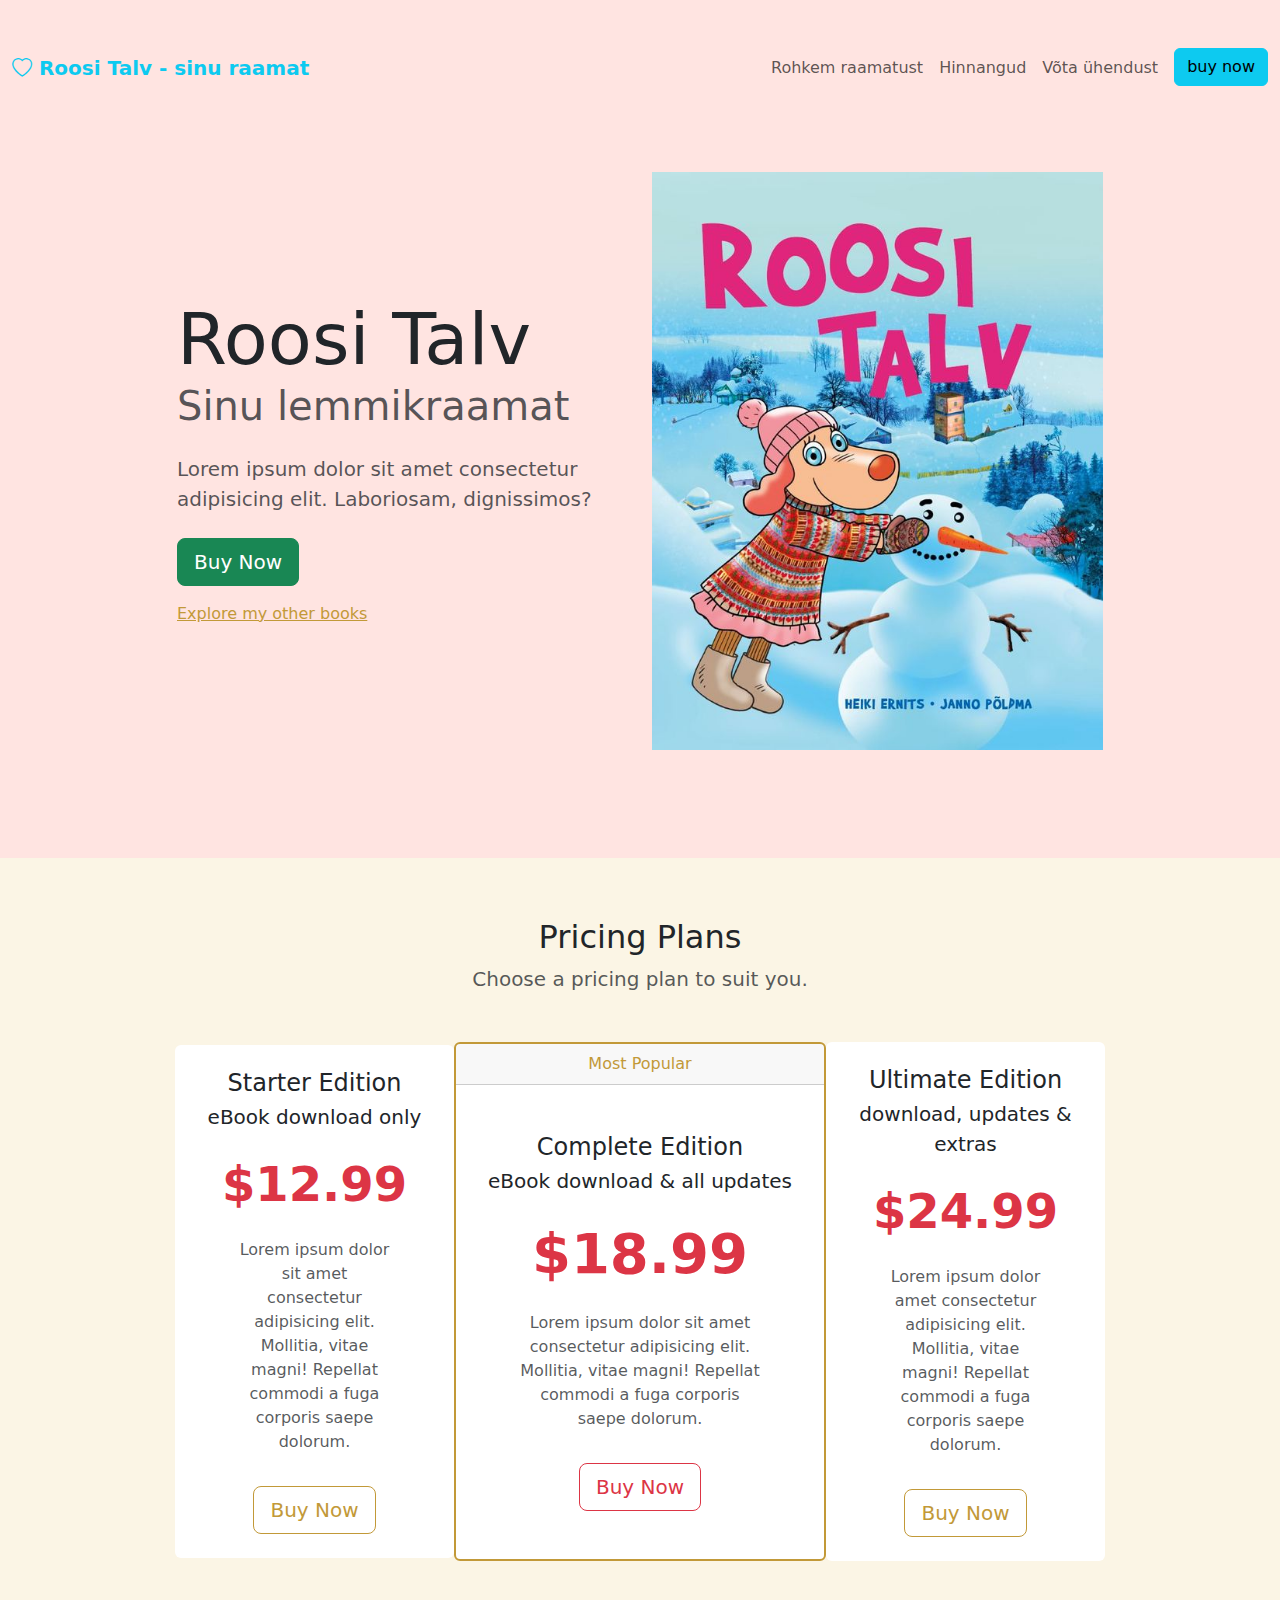
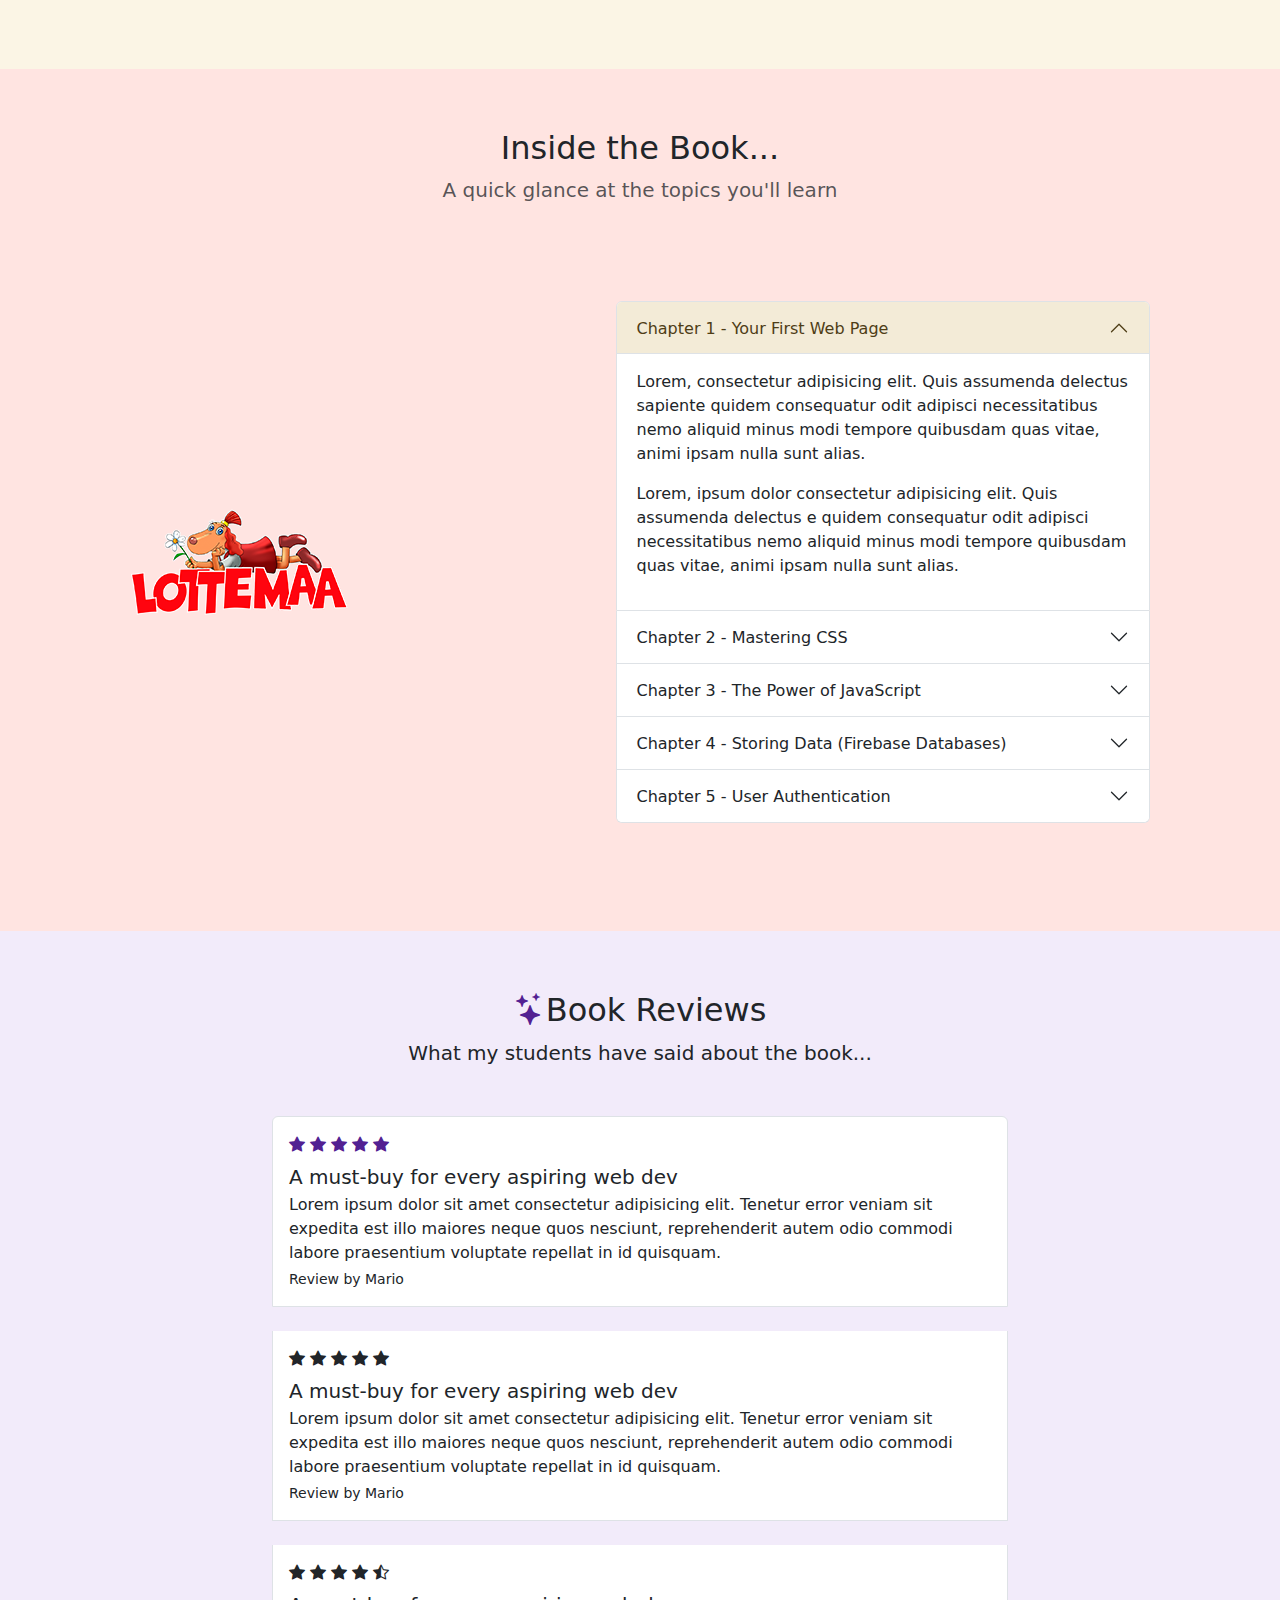
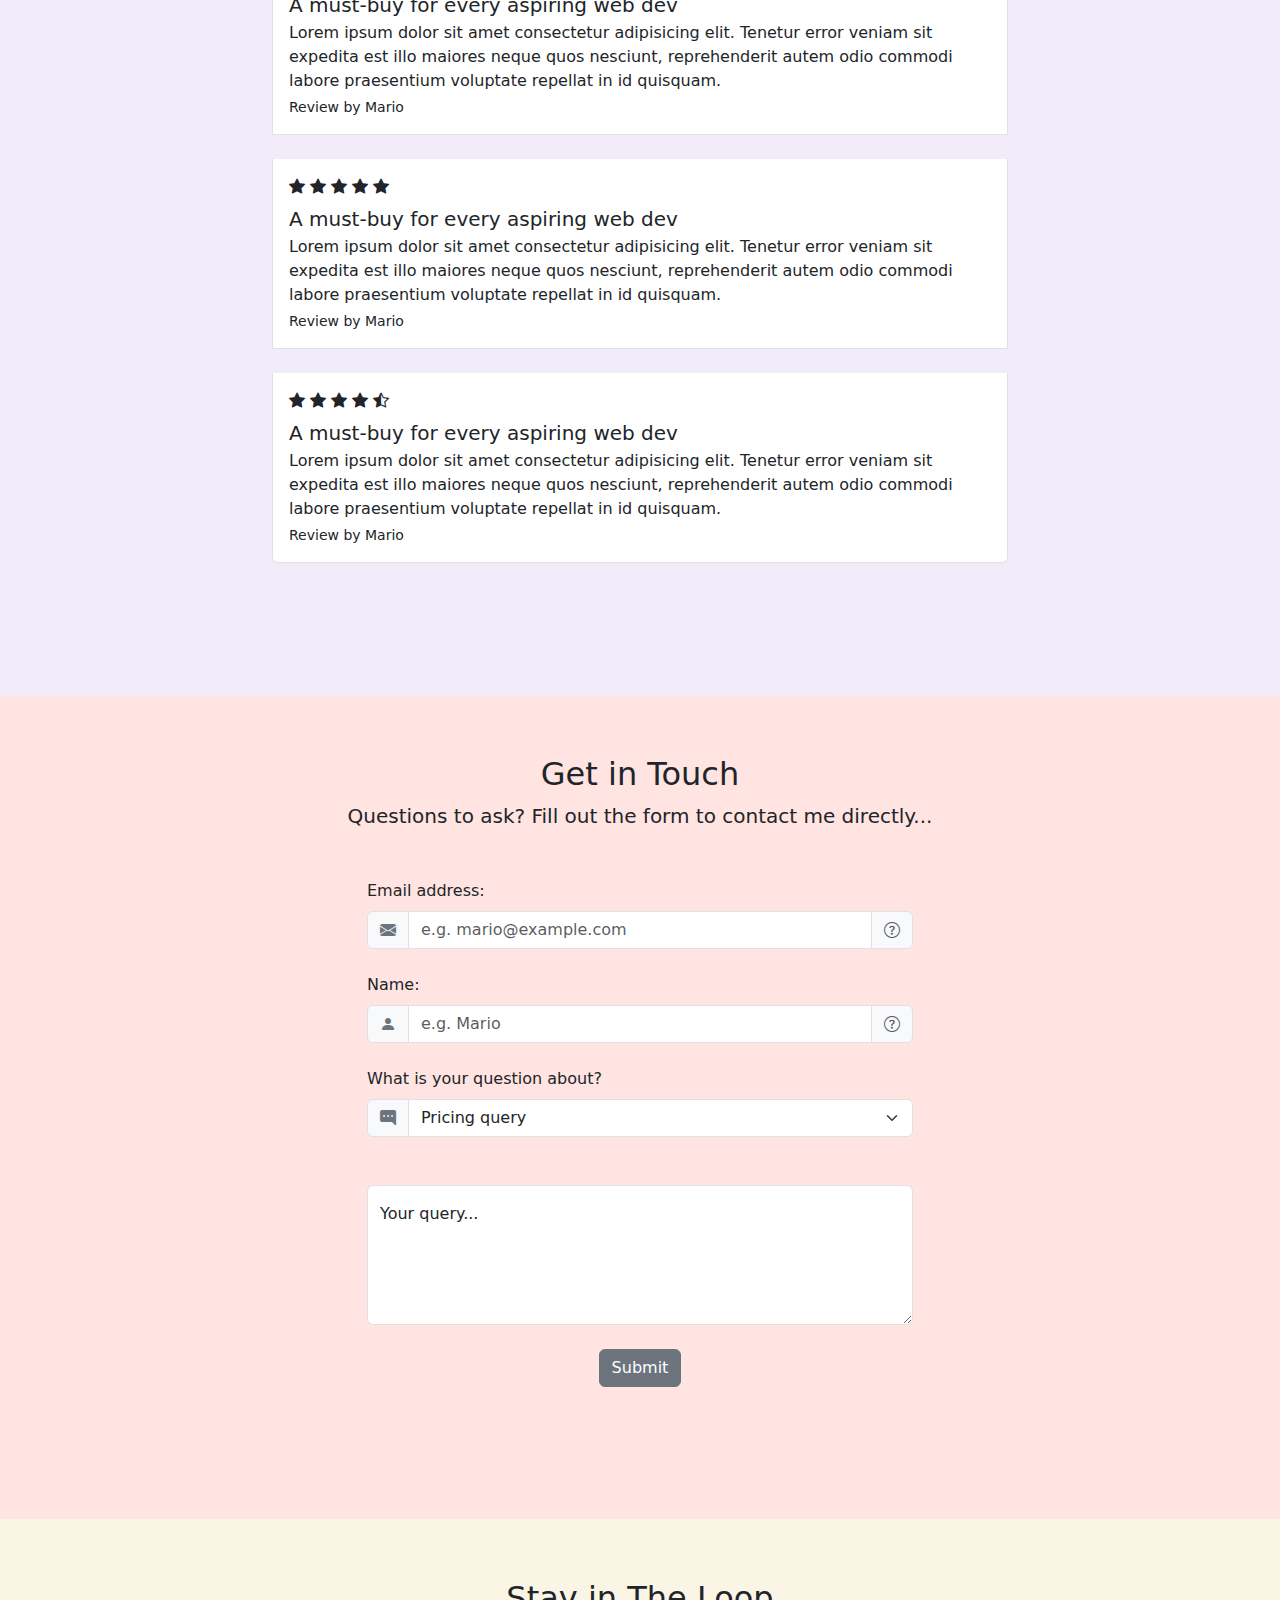
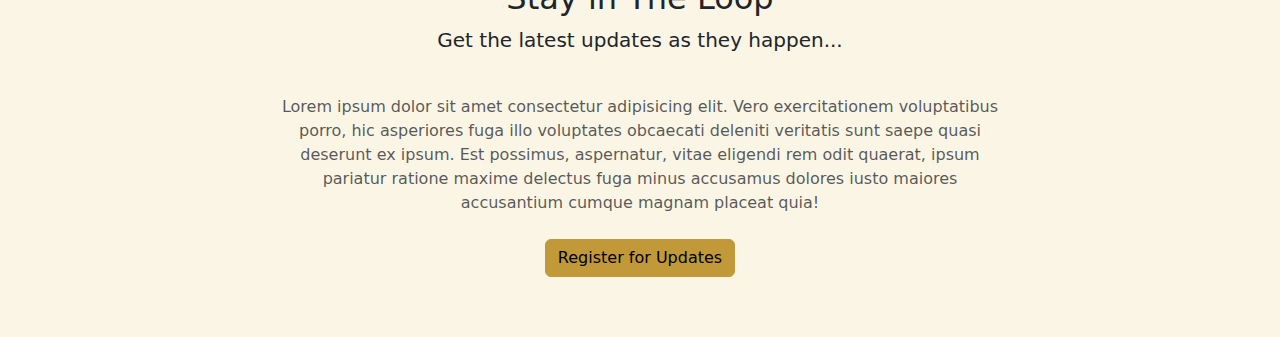
<file: index.html>
<html lang="en"></html>
<head>
  <meta charset="UTF-8">
  <meta http-equiv="X-UA-Compatible" content="IE=edge">
  <meta name="viewport" content="width=device-width, initial-scale=1.0">
  <title>Net Ninja Pro - the Book</title>
  <link rel="stylesheet" href="https://cdn.jsdelivr.net/npm/bootstrap-icons@1.5.0/font/bootstrap-icons.css">
  <link href="css/main.min.css" rel="stylesheet">
  <style>
    body { background-color: #ffe4e1; /* Heleroosa taust */ }
    section{
      padding: 60px 0;
    }
  </style>
</head>
<body>

  <!-- navbar -->
  <nav class="navbar navbar-expand-md navbar-light pt-5 pb-4">
    <div class="container-xxl">
      <!-- navbar brand / title -->
      <a class="navbar-brand" href="#intro">
        <span class="text-info fw-bold">
          <i class="bi bi-heart"></i>
          Roosi Talv - sinu raamat
        </span>
      </a>
      <!-- toggle button for mobile nav -->
      <button class="navbar-toggler" type="button" data-bs-toggle="collapse" data-bs-target="#main-nav" aria-controls="main-nav" aria-expanded="false" aria-label="Toggle navigation">
        <span class="navbar-toggler-icon"></span>
      </button>

      <!-- navbar links -->
      <div class="collapse navbar-collapse justify-content-end align-center" id="main-nav">
        <ul class="navbar-nav">
          <li class="nav-item">
            <a class="nav-link" href="#topics">Rohkem raamatust</a>
          </li>
          <li class="nav-item">
            <a class="nav-link" href="#reviews">Hinnangud</a>
          </li>
          <li class="nav-item">
            <a class="nav-link" href="#contact">Võta ühendust</a>
          </li>
          <li class="nav-item d-md-none">
            <a class="nav-link" href="#pricing">Pricing</a>
          </li>
          <li class="nav-item ms-2 d-none d-md-inline">
            <a class="btn btn-info" href="#pricing">buy now</a>
          </li>
          
        </ul>
      </div>
    </div>
  </nav>

  <!-- main image & intro text -->
  <section id="intro">
    <div class="container-lg">
      <div class="row g-4 justify-content-center align-items-center">
        <div class="col-md-5 text-center text-md-start">
          <h1>
            <div class="display-2">Roosi Talv</div>
            <div class="display-6 text-muted">Sinu lemmikraamat</div>
          </h1>
          <p class="lead my-4 text-muted">Lorem ipsum dolor sit amet consectetur adipisicing elit. Laboriosam, dignissimos?</p>
          <a href="#pricing" class="btn btn-success btn-lg">Buy Now</a>
          <!-- open sidebar / offcanvas -->
          <a href="#sidebar" class="d-block mt-3" data-bs-toggle="offcanvas" role="button" aria-controls="sidebar">
            Explore my other books
          </a>
        </div>
        <div class="col-md-5 text-center d-none d-md-block">
          <!-- tooltip -->
          <span class="tt" data-bs-placement="bottom" title="Net Ninja Pro book cover">
            <img src="./assets/roosi.jpg" class="img-fluid" alt="ebook">
          </span>
        </div>
      </div>
    </div>
  </section>

  <!-- pricing plans -->
  <section id="pricing" class="bg-light mt-5">
    <div class="container-lg">
      <div class="text-center">
        <h2>Pricing Plans</h2>
        <p class="lead text-muted">Choose a pricing plan to suit you.</p>
      </div>

      <div class="row my-5 g-0 align-items-center justify-content-center">
        <div class="col-8 col-lg-4 col-xl-3">
          <div class="card border-0">
            <div class="card-body text-center py-4">
              <h4 class="card-title">Starter Edition</h4>
              <p class="lead card-subtitle">eBook download only</p>
              <p class="display-5 my-4 text-danger fw-bold">$12.99</p>
              <p class="card-text mx-5 text-muted d-none d-lg-block">Lorem ipsum dolor sit amet consectetur adipisicing elit. Mollitia, vitae magni! Repellat commodi a fuga corporis saepe dolorum.</p>
              <a href="#" class="btn btn-outline-primary btn-lg mt-3">
                Buy Now
              </a>
            </div>
          </div>
        </div>

        <div class="col-9 col-lg-4">
          <div class="card border-primary border-2">
            <div class="card-header text-center text-primary">Most Popular</div>
            <div class="card-body text-center py-5">
              <h4 class="card-title">Complete Edition</h4>
              <p class="lead card-subtitle">eBook download & all updates</p>
              <p class="display-4 my-4 text-danger fw-bold">$18.99</p>
              <p class="card-text mx-5 text-muted d-none d-lg-block">Lorem ipsum dolor sit amet consectetur adipisicing elit. Mollitia, vitae magni! Repellat commodi a fuga corporis saepe dolorum.</p>
              <a href="#" class="btn btn-outline-danger btn-lg mt-3">
                Buy Now
              </a>
            </div>
          </div>
        </div>

        <div class="col-8 col-lg-4 col-xl-3">
          <div class="card border-0">
            <div class="card-body text-center py-4">
              <h4 class="card-title">Ultimate Edition</h4>
              <p class="lead card-subtitle">download, updates & extras</p>
              <p class="display-5 my-4 text-danger fw-bold">$24.99</p>
              <p class="card-text mx-5 text-muted d-none d-lg-block">Lorem ipsum dolor amet consectetur adipisicing elit. Mollitia, vitae magni! Repellat commodi a fuga corporis saepe dolorum.</p>
              <a href="#" class="btn btn-outline-primary btn-lg mt-3">
                Buy Now
              </a>
            </div>
          </div>
        </div>
      </div>

    </div><!-- end container -->
  </section>

  <!-- topics at a glance -->
  <section id="topics">
    <div class="container-md">
      <div class="text-center">
        <h2>Inside the Book...</h2>
        <p class="lead text-muted">A quick glance at the topics you'll learn</p>
      </div>
      <div class="row my-5 g-5 justify-content-around align-items-center">
        <div class="col-6 col-lg-4">
          <img src="./assets/lottemaa.png" class="img-fluid" alt="ebook">
        </div>
        <div class="col-lg-6">
          
          <!-- accordion -->
          <div class="accordion" id="chapters">
            <div class="accordion-item">
              <h2 class="accordion-header" id="heading-1">
                <button class="accordion-button" type="button" data-bs-toggle="collapse" data-bs-target="#chapter-1" aria-expanded="true" aria-controls="chapter-1">
                  Chapter 1 - Your First Web Page
                </button>
              </h2>
              <div id="chapter-1" class="accordion-collapse collapse show" aria-labelledby="heading-1" data-bs-parent="#chapters">
                <div class="accordion-body">
                  <p>Lorem, consectetur adipisicing elit. Quis assumenda delectus sapiente quidem consequatur odit adipisci necessitatibus nemo aliquid minus modi tempore quibusdam quas vitae, animi ipsam nulla sunt alias.</p>
                  <p>Lorem, ipsum dolor consectetur adipisicing elit. Quis assumenda delectus e quidem consequatur odit adipisci necessitatibus nemo aliquid minus modi tempore quibusdam quas vitae, animi ipsam nulla sunt alias.</p>
                </div>
              </div>
            </div>
            <div class="accordion-item">
              <h2 class="accordion-header" id="heading-2">
                <button class="accordion-button collapsed" type="button" data-bs-toggle="collapse" data-bs-target="#chapter-2" aria-expanded="false" aria-controls="chapter-2">
                  Chapter 2 - Mastering CSS
                </button>
              </h2>
              <div id="chapter-2" class="accordion-collapse collapse" aria-labelledby="heading-2" data-bs-parent="#chapters">
                <div class="accordion-body">
                  <p>Lorem, ipsum dolor sit amet consectetur adipisicing elit. Quis assumenda delectus sapiente quidem consequatur odit adipisci necessitatibus nemo aliquid minus modi tempore quibusdam quas vitae, animi ipsam nulla sunt alias.</p>
                  <p>Lorem, ipsum dolor sit amet consectetur adipisicing elit. Quis assumenda delectus sapiente quidem consequatur odit adipisci necessitatibus nemo aliquid minus modi tempore quibusdam quas vitae, animi ipsam nulla sunt alias.</p>
                </div>
              </div>
            </div>
            <div class="accordion-item">
              <h2 class="accordion-header" id="heading-3">
                <button class="accordion-button collapsed" type="button" data-bs-toggle="collapse" data-bs-target="#chapter-3" aria-expanded="false" aria-controls="chapter-1">
                  Chapter 3 - The Power of JavaScript
                </button>
              </h2>
              <div id="chapter-3" class="accordion-collapse collapse" aria-labelledby="heading-3" data-bs-parent="#chapters">
                <div class="accordion-body">
                  <p>Lorem, ipsum dolor sit consectetur adipisicing elit. Quis assumenda delectus sapiente quidem consequatur odit adipisci necessitatibus nemo aliquid minus modi tempore quibusdam quas vitae, animi ipsam nulla sunt alias.</p>
                  <p>Lorem, ipsum dolor sit amet consectetur adipisicing elit. Quis assumenda delectus sapiente quidem consequatur odit adipisci necessitatibus nemo aliquid minus modi tempore quibusdam quas vitae, animi ipsam nulla sunt alias.</p>
                </div>
              </div>
            </div>
            <div class="accordion-item">
              <h2 class="accordion-header" id="heading-4">
                <button class="accordion-button collapsed" type="button" data-bs-toggle="collapse" data-bs-target="#chapter-4" aria-expanded="false" aria-controls="chapter-4">
                  Chapter 4 - Storing Data (Firebase Databases)
                </button>
              </h2>
              <div id="chapter-4" class="accordion-collapse collapse" aria-labelledby="heading-4" data-bs-parent="#chapters">
                <div class="accordion-body">
                  <p>Lorem, ipsumr sit amet consectetur adipisicing elit. Quis assumenda delectus sapiente quidem consequatur odit adipisci necessitatibus nemo aliquid minus modi tempore quibusdam quas vitae, animi ipsam nulla sunt alias.</p>
                  <p>Lorem, ipsum dolor sit amet consectetur adipisicing elit. Quis assumenda delectus sapiente quidem consequatur odit adipisci necessitatibus nemo aliquid minus modi tempore quibusdam quas vitae, animi ipsam nulla sunt alias.</p>
                </div>
              </div>
            </div>
            <div class="accordion-item">
              <h2 class="accordion-header" id="heading-5">
                <button class="accordion-button collapsed" type="button" data-bs-toggle="collapse" data-bs-target="#chapter-5" aria-expanded="false" aria-controls="chapter-5">
                  Chapter 5 - User Authentication
                </button>
              </h2>
              <div id="chapter-5" class="accordion-collapse collapse" aria-labelledby="heading-5" data-bs-parent="#chapters">
                <div class="accordion-body">
                  <p>Lorem, ipsum dolor sit amet consectetur adipisicing elit. Quis assumenda delectus sapiente quidem consequatur odit adipisci necessitatibus nemo aliquid minus modi tempore quibusdam quas vitae, animi ipsam nulla sunt alias.</p>
                  <p>Lorem, ipsum dolor sit amet consectetur adipisicing elit. Quis assumenda delectus sapiente quidem consequatur odit adipisci necessitatibus nemo aliquid minus modi tempore quibusdam quas vitae, animi ipsam nulla sunt alias.</p>
                </div>
              </div>
            </div>
          </div>

        </div>
      </div>
    </div>
  </section>

  <!-- reviews list -->
  <section id="reviews" class="bg-altlight">
    <div class="container-lg">
      <div class="text-center">
        <h2><i class="bi bi-stars text-altdark"></i>Book Reviews</h2>
        <p class="lead">What my students have said about the book...</p>
      </div>

      <div class="row justify-content-center my-5">
        <div class="col-lg-8">
          <div class="list-group">
            <div class="list-group-item py-3 mb-4">
              <div class="pb-2">
                <i class="bi bi-star-fill text-altdark"></i>
                <i class="bi bi-star-fill text-altdark"></i>
                <i class="bi bi-star-fill text-altdark"></i>
                <i class="bi bi-star-fill text-altdark"></i>
                <i class="bi bi-star-fill text-altdark"></i>
              </div>
              <h5 class="mb-1">A must-buy for every aspiring web dev</h5>
              <p class="mb-1">Lorem ipsum dolor sit amet consectetur adipisicing elit. Tenetur error veniam sit expedita est illo maiores neque quos nesciunt, reprehenderit autem odio commodi labore praesentium voluptate repellat in id quisquam.</p>
              <small>Review by Mario</small>
            </div>
            <div class="list-group-item py-3 mb-4">
              <div class="pb-2">
                <i class="bi bi-star-fill"></i>
                <i class="bi bi-star-fill"></i>
                <i class="bi bi-star-fill"></i>
                <i class="bi bi-star-fill"></i>
                <i class="bi bi-star-fill"></i>
              </div>
              <h5 class="mb-1">A must-buy for every aspiring web dev</h5>
              <p class="mb-1">Lorem ipsum dolor sit amet consectetur adipisicing elit. Tenetur error veniam sit expedita est illo maiores neque quos nesciunt, reprehenderit autem odio commodi labore praesentium voluptate repellat in id quisquam.</p>
              <small>Review by Mario</small>
            </div>
            <div class="list-group-item py-3 mb-4">
              <div class="pb-2">
                <i class="bi bi-star-fill"></i>
                <i class="bi bi-star-fill"></i>
                <i class="bi bi-star-fill"></i>
                <i class="bi bi-star-fill"></i>
                <i class="bi bi-star-half"></i>
              </div>
              <h5 class="mb-1">A must-buy for every aspiring web dev</h5>
              <p class="mb-1">Lorem ipsum dolor sit amet consectetur adipisicing elit. Tenetur error veniam sit expedita est illo maiores neque quos nesciunt, reprehenderit autem odio commodi labore praesentium voluptate repellat in id quisquam.</p>
              <small>Review by Mario</small>
            </div>
            <div class="list-group-item py-3 mb-4">
              <div class="pb-2">
                <i class="bi bi-star-fill"></i>
                <i class="bi bi-star-fill"></i>
                <i class="bi bi-star-fill"></i>
                <i class="bi bi-star-fill"></i>
                <i class="bi bi-star-fill"></i>
              </div>
              <h5 class="mb-1">A must-buy for every aspiring web dev</h5>
              <p class="mb-1">Lorem ipsum dolor sit amet consectetur adipisicing elit. Tenetur error veniam sit expedita est illo maiores neque quos nesciunt, reprehenderit autem odio commodi labore praesentium voluptate repellat in id quisquam.</p>
              <small>Review by Mario</small>
            </div>
            <div class="list-group-item py-3 mb-4">
              <div class="pb-2">
                <i class="bi bi-star-fill"></i>
                <i class="bi bi-star-fill"></i>
                <i class="bi bi-star-fill"></i>
                <i class="bi bi-star-fill"></i>
                <i class="bi bi-star-half"></i>
              </div>
              <h5 class="mb-1">A must-buy for every aspiring web dev</h5>
              <p class="mb-1">Lorem ipsum dolor sit amet consectetur adipisicing elit. Tenetur error veniam sit expedita est illo maiores neque quos nesciunt, reprehenderit autem odio commodi labore praesentium voluptate repellat in id quisquam.</p>
              <small>Review by Mario</small>
            </div>
          </div>
        </div>
      </div>
    </div>
  </section>

  <!-- contact form -->
  <!-- form-control, form-label, form-select, input-group, input-group-text -->
  <section id="contact">
    <div class="container-lg">
      
      <div class="text-center">
        <h2>Get in Touch</h2>
        <p class="lead">Questions to ask? Fill out the form to contact me directly...</p>
      </div>
      <div class="row justify-content-center my-5">
        <div class="col-lg-6">
          
          <form>
            <label for="email" class="form-label">Email address:</label>
            <div class="input-group mb-4">
              <span class="input-group-text">
                <i class="bi bi-envelope-fill text-secondary"></i>
              </span>
              <input type="text" id="email" class="form-control" placeholder="e.g. mario@example.com" />
              <!-- tooltip -->
              <span class="input-group-text">
                <span class="tt" data-bs-placement="bottom" title="Enter an email address we can reply to.">
                  <i class="bi bi-question-circle text-muted"></i>
                </span>
              </span>
            </div>
            <label for="name" class="form-label">Name:</label>
            <div class="mb-4 input-group">
              <span class="input-group-text">
                <i class="bi bi-person-fill text-secondary"></i>
              </span>
              <input type="text" id="name" class="form-control" placeholder="e.g. Mario" />
              <!-- tooltip -->
              <span class="input-group-text">
                <span class="tt" data-bs-placement="bottom" title="Pretty self explanatory really...">
                  <i class="bi bi-question-circle text-muted"></i>
                </span>
              </span>
            </div>
            <label for="subject" class="form-label">What is your question about?</label>
            <div class="mb-4 input-group">
              <span class="input-group-text">
                <i class="bi bi-chat-right-dots-fill text-secondary"></i>
              </span>
              <select class="form-select" id="subject">
                <option value="pricing" selected>Pricing query</option>
                <option value="content">Content query</option>
                <option value="other">Other query</option>
              </select>
            </div>
            <div class="mb-4 mt-5 form-floating">
              <textarea class="form-control" id="query" style="height: 140px" placeholder="query"></textarea>
              <label for="query">Your query...</label>
            </div>
            <div class="mb-4 text-center">
              <button type="submit" class="btn btn-secondary">Submit</button>
            </div>
          </form>
        </div>
      </div>
    </div>
  </section>

  <!-- get updates / modal trigger -->
  <section class="bg-light">
    <div class="container">
      <div class="text-center">
        <h2>Stay in The Loop</h2>
        <p class="lead">Get the latest updates as they happen...</p>
      </div>
      <div class="row justify-content-center">
        <div class="col-md-8 text-center">
          <p class="text-muted my-4">Lorem ipsum dolor sit amet consectetur adipisicing elit. Vero exercitationem voluptatibus porro, hic asperiores fuga illo voluptates obcaecati deleniti veritatis sunt saepe quasi deserunt ex ipsum. Est possimus, aspernatur, vitae eligendi rem odit quaerat, ipsum pariatur ratione maxime delectus fuga minus accusamus dolores iusto maiores accusantium cumque magnam placeat quia!</p>
          <button class="btn btn-primary" data-bs-toggle="modal" data-bs-target="#reg-modal">
            Register for Updates
          </button>
        </div>
      </div>
    </div>
  </section>

  <!-- modal itself -->
  <div class="modal fade" id="reg-modal" tabindex="-1" aria-labelledby="modal-title" aria-hidden="true">
    <div class="modal-dialog">
      <div class="modal-content">
        <div class="modal-header">
          <h5 class="modal-title" id="modal-title">Get the Latest Updates</h5>
          <button type="button" class="btn-close" data-bs-dismiss="modal" aria-label="Close"></button>
        </div>
        <div class="modal-body">
          <p>Lorem, ipsum dolor sit amet consectetur adipisicing elit. Quis, exercitationem laboriosam nihil minus voluptatibus harum aliquam consequatur pariatur inventore dignissimos illum excepturi ratione ipsum sit iusto alias eligendi fugit laborum?</p>
          <label for="modal-email" class="form-label">Your email address:</label>
          <input type="text" class="form-control" id="modal-email" placeholder="e.g. mario@example.com">
        </div>
        <div class="modal-footer">
          <button type="button" class="btn btn-primary">Submit</button>
        </div>
      </div>
    </div>
  </div>

  <!-- side panel / offcanvas -->
  <div class="offcanvas offcanvas-start" tabindex="-1" id="sidebar" aria-labelledby="sidebar-label">
    <div class="offcanvas-header">
      <h5 class="offcanvas-title" id="sidebar-label">My Other Books</h5>
      <button type="button" class="btn-close" data-bs-dismiss="offcanvas" aria-label="Close"></button>
    </div>
    <div class="offcanvas-body">
      <p>Lorem, ipsum dolor sit amet consectetur adipisicing elit. In minima ducimus excepturi quasi tempore fugit quis voluptatibus aut error possimus, tenetur natus magni quam voluptatem quae eligendi repudiandae delectus eaque!</p>
      <!-- dropdown -->
      <div class="dropdown mt-3">
        <button class="btn btn-secondary dropdown-toggle" type="button" id="book-dropdown" data-bs-toggle="dropdown">
          Choose a book title
        </button>
        <ul class="dropdown-menu" aria-labelledby="book-dropdown">
          <li><a class="dropdown-item" href="#">Become a React Superhero</a></li>
          <li><a class="dropdown-item" href="#">Conquering Vue.js</a></li>
          <li><a class="dropdown-item" href="#">Levelling up Your Next.js</a></li>
        </ul>
      </div>
    </div>
  </div>

  
  <script src="https://cdn.jsdelivr.net/npm/bootstrap@5.0.1/dist/js/bootstrap.bundle.min.js" integrity="sha384-gtEjrD/SeCtmISkJkNUaaKMoLD0//ElJ19smozuHV6z3Iehds+3Ulb9Bn9Plx0x4" crossorigin="anonymous"></script>
  <script>
    const tooltips = document.querySelectorAll('.tt')
    tooltips.forEach(t => {
      new bootstrap.Tooltip(t)
    })
  </script>
</body>
</html>
</file>
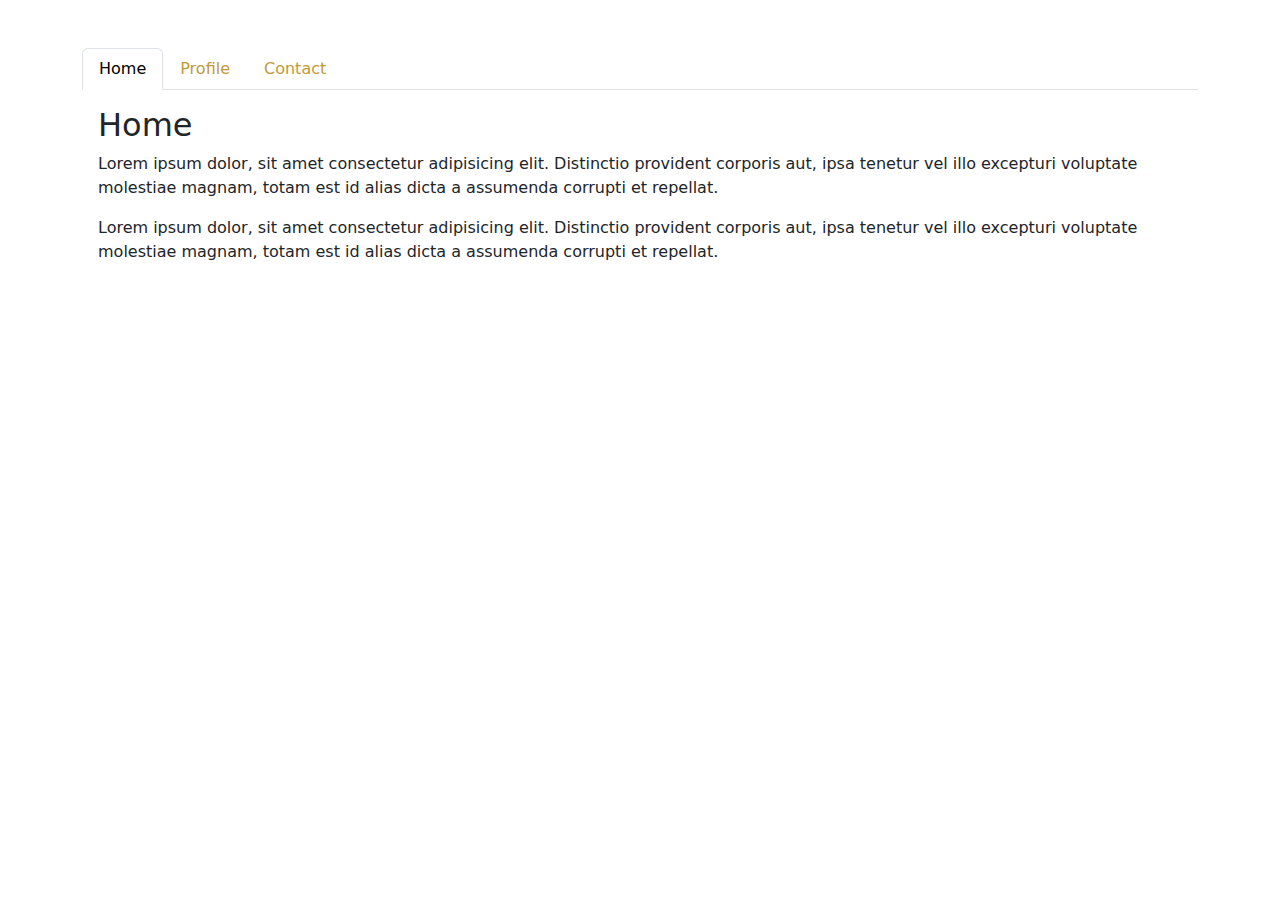
<file: tabs.html>
<html lang="en"></html>
<head>
  <meta charset="UTF-8">
  <meta http-equiv="X-UA-Compatible" content="IE=edge">
  <meta name="viewport" content="width=device-width, initial-scale=1.0">
  <title>Tabs</title>
  <link href="/css/main.min.css" rel="stylesheet">
</head>
<body>
   
  <div class="container my-5">
    <nav>
      <div class="nav nav-tabs" id="nav-tab" role="tablist">

        <button class="nav-link active" id="nav-home-tab" data-bs-toggle="tab" data-bs-target="#nav-home" type="button" role="tab" aria-controls="nav-home" aria-selected="true">Home</button>

        <button class="nav-link" id="nav-profile-tab" data-bs-toggle="tab" data-bs-target="#nav-profile" type="button" role="tab" aria-controls="nav-profile" aria-selected="false">Profile</button>

        <button class="nav-link" id="nav-contact-tab" data-bs-toggle="tab" data-bs-target="#nav-contact" type="button" role="tab" aria-controls="nav-contact" aria-selected="false">Contact</button>

      </div>
    </nav>
    <div class="tab-content" id="nav-tabContent">

      <div class="tab-pane fade show active p-3" id="nav-home" role="tabpanel" aria-labelledby="nav-home-tab">
        <h2>Home</h2>
        <p>Lorem ipsum dolor, sit amet consectetur adipisicing elit. Distinctio provident corporis aut, ipsa tenetur vel illo excepturi voluptate molestiae magnam, totam est id alias dicta a assumenda corrupti et repellat.</p>
        <p>Lorem ipsum dolor, sit amet consectetur adipisicing elit. Distinctio provident corporis aut, ipsa tenetur vel illo excepturi voluptate molestiae magnam, totam est id alias dicta a assumenda corrupti et repellat.</p>
      </div>

      <div class="tab-pane fade p-3" id="nav-profile" role="tabpanel" aria-labelledby="nav-profile-tab">
        <h2>Profile</h2>
        <p>Lorem, ipsum dolor sit amet consectetur adipisicing elit. Quasi, cupiditate nam aperiam possimus, ratione modi enim inventore reiciendis ipsum mollitia, adipisci accusamus! Dolorem omnis illo incidunt ex, sit minus numquam.</p>
        <p>Lorem, ipsum dolor sit amet consectetur adipisicing elit. Quasi, cupiditate nam aperiam possimus, ratione modi enim inventore reiciendis ipsum mollitia, adipisci accusamus! Dolorem omnis illo incidunt ex, sit minus numquam.</p>
      </div>

      <div class="tab-pane fade p-3" id="nav-contact" role="tabpanel" aria-labelledby="nav-contact-tab">
        <h2>Contact</h2>
        <p>Lorem ipsum dolor sit amet consectetur adipisicing elit. Facere voluptates nostrum vel officiis! Magni animi assumenda numquam exercitationem facilis! Excepturi, doloremque illo. Voluptate, natus molestias? Enim repellendus earum ad sunt!</p>
        <p>Lorem ipsum dolor sit amet consectetur adipisicing elit. Facere voluptates nostrum vel officiis! Magni animi assumenda numquam exercitationem facilis! Excepturi, doloremque illo. Voluptate, natus molestias? Enim repellendus earum ad sunt!</p>
      </div>
      
    </div>
  </div>
  
  <!-- bootstrap & popper js -->
  <script src="https://cdn.jsdelivr.net/npm/bootstrap@5.0.1/dist/js/bootstrap.bundle.min.js" integrity="sha384-gtEjrD/SeCtmISkJkNUaaKMoLD0//ElJ19smozuHV6z3Iehds+3Ulb9Bn9Plx0x4" crossorigin="anonymous"></script>

  </script>
</body>
</html>
</file>
